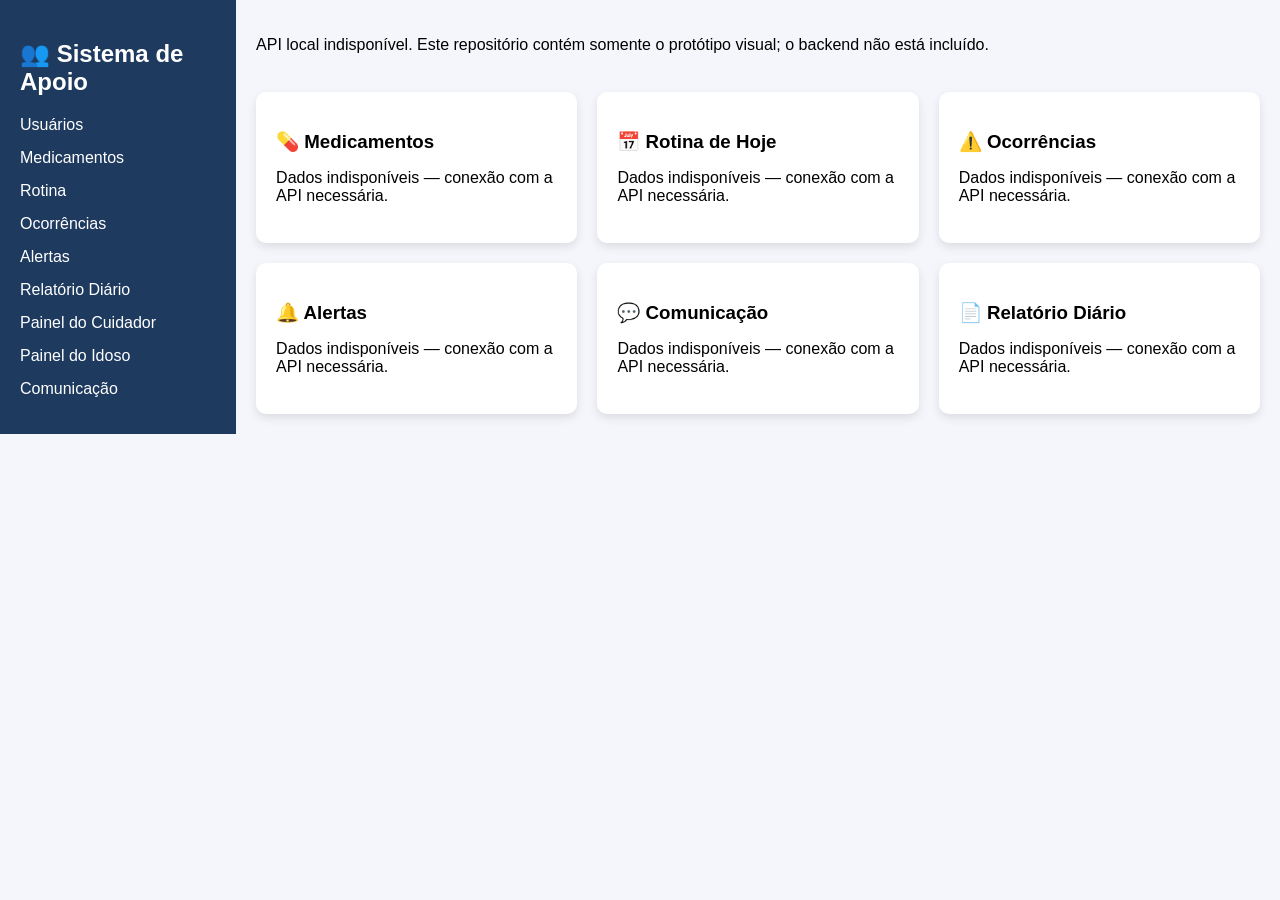
<file: projeto-java/Front End 1/index.html>
<!DOCTYPE html>
<html lang="pt-br">
<head>
<meta charset="UTF-8">
<meta name="viewport" content="width=device-width, initial-scale=1">
<title>Memória Segura — Protótipo</title>
<link rel="stylesheet" href="style.css">
</head>

<body>

<div class="container">

    <!-- MENU LATERAL -->
    <aside class="sidebar">
        <h2>👥 Sistema de Apoio</h2>
        <ul>
            <li>Usuários</li>
            <li>Medicamentos</li>
            <li>Rotina</li>
            <li>Ocorrências</li>
            <li>Alertas</li>
            <li>Relatório Diário</li>
            <li>Painel do Cuidador</li>
            <li>Painel do Idoso</li>
            <li>Comunicação</li>
        </ul>
    </aside>

    <!-- DASHBOARD -->
    <main class="dashboard">
        <p id="status-api" role="status">Conectando à API local…</p>

        <div class="card">
            <h3>💊 Medicamentos</h3>
            <p id="medicamentos"></p>
        </div>

        <div class="card">
            <h3>📅 Rotina de Hoje</h3>
            <p id="rotina"></p>
        </div>

        <div class="card">
            <h3>⚠️ Ocorrências</h3>
            <p id="ocorrencias"></p>
        </div>

        <div class="card">
            <h3>🔔 Alertas</h3>
            <p id="alertas"></p>
        </div>

        <div class="card">
            <h3>💬 Comunicação</h3>
            <p id="mensagens"></p>
        </div>

        <div class="card">
            <h3>📄 Relatório Diário</h3>
            <p id="relatorio"></p>
        </div>

    </main>
</div>

<script src="script.js"></script>
</body>
</html>
</file>
<file: projeto-java/Front End 1/style.css>
body {
    margin: 0;
    font-family: Arial;
    background: #f4f6fb;
}

.container {
    display: flex;
}

/* MENU */
.sidebar {
    width: 250px;
    background: #1e3a5f;
    color: white;
    padding: 20px;
}

.sidebar ul {
    list-style: none;
    padding: 0;
}

.sidebar li {
    margin: 15px 0;
    cursor: pointer;
}

/* DASHBOARD */
.dashboard {
    display: grid;
    grid-template-columns: repeat(3, 1fr);
    gap: 20px;
    padding: 20px;
    width: 100%;
}

.card {
    background: white;
    padding: 20px;
    border-radius: 10px;
    box-shadow: 0px 4px 10px rgba(0,0,0,0.1);
}

.card h3 {
    margin-bottom: 10px;
}

#status-api { grid-column: 1 / -1; }
@media (max-width: 900px) {
    .dashboard { grid-template-columns: 1fr; box-sizing: border-box; }
    .container { flex-direction: column; }
    .sidebar { width: auto; }
}
</file>
